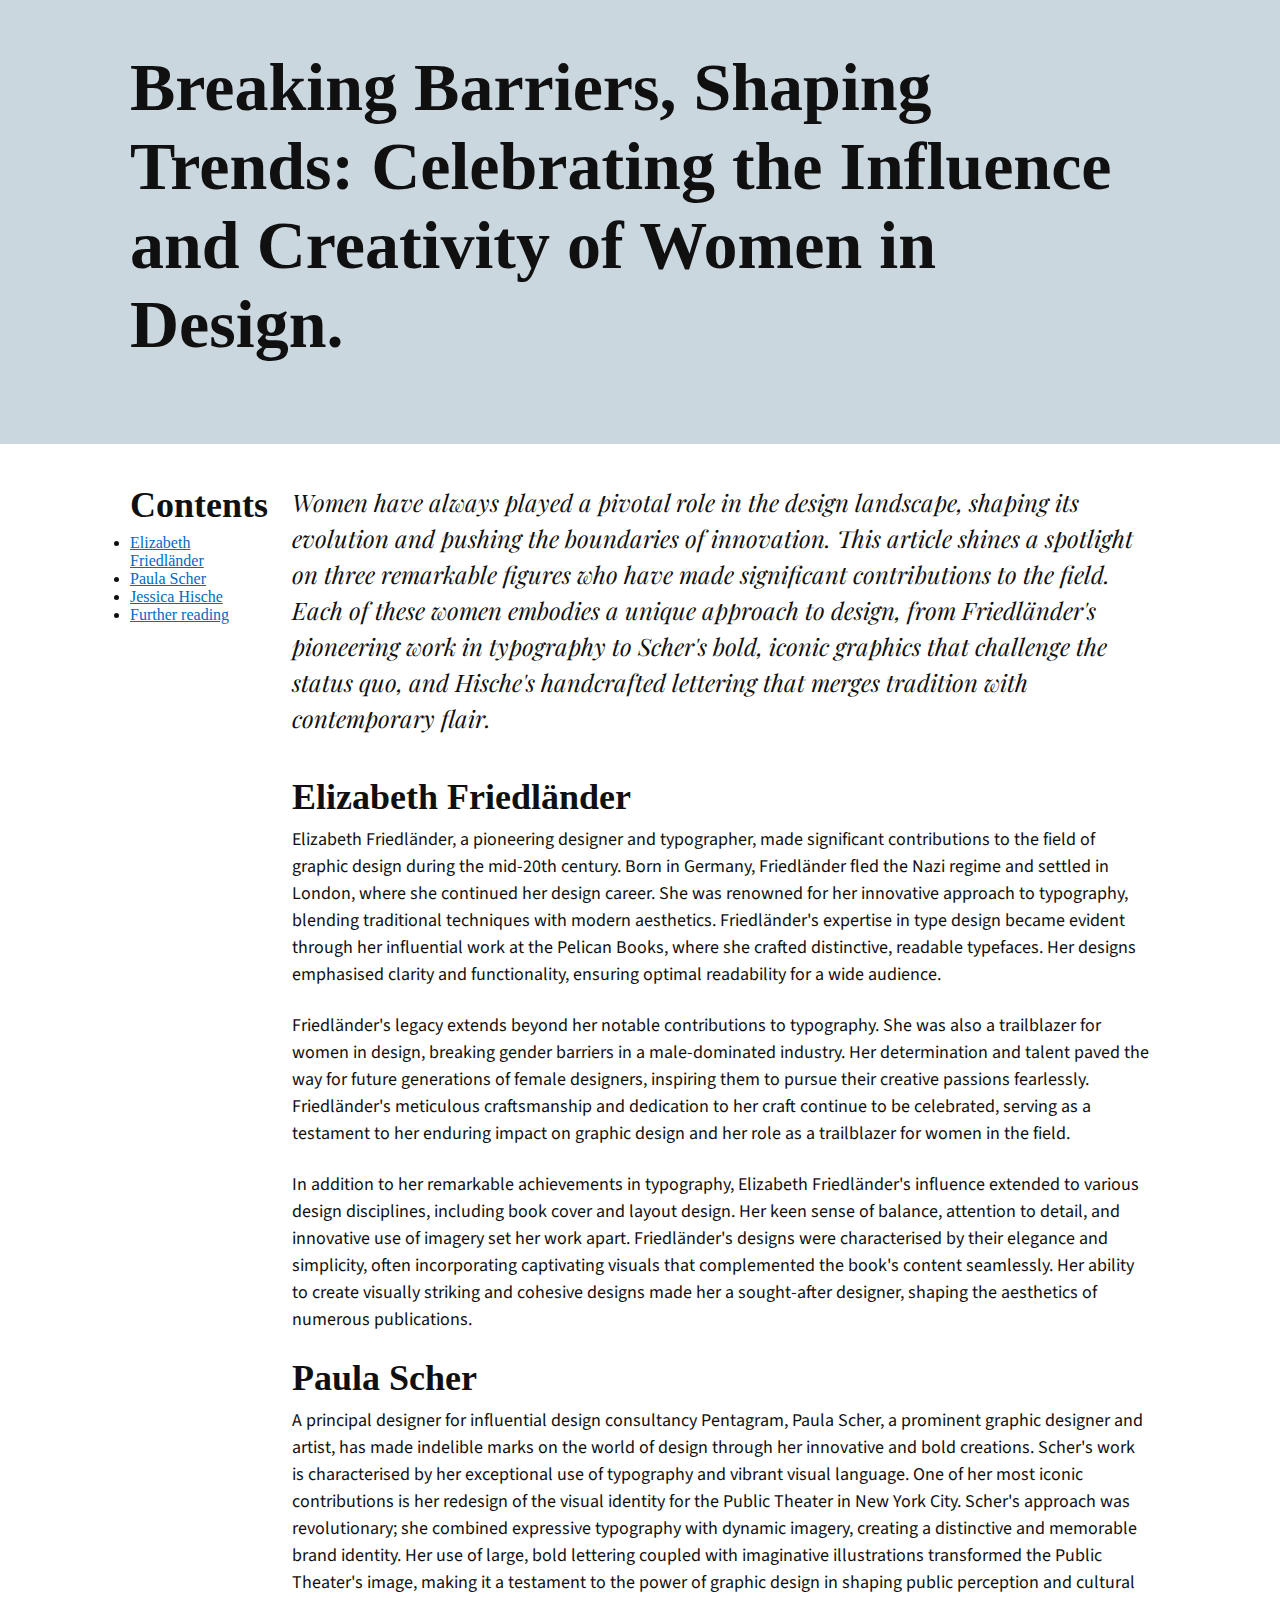
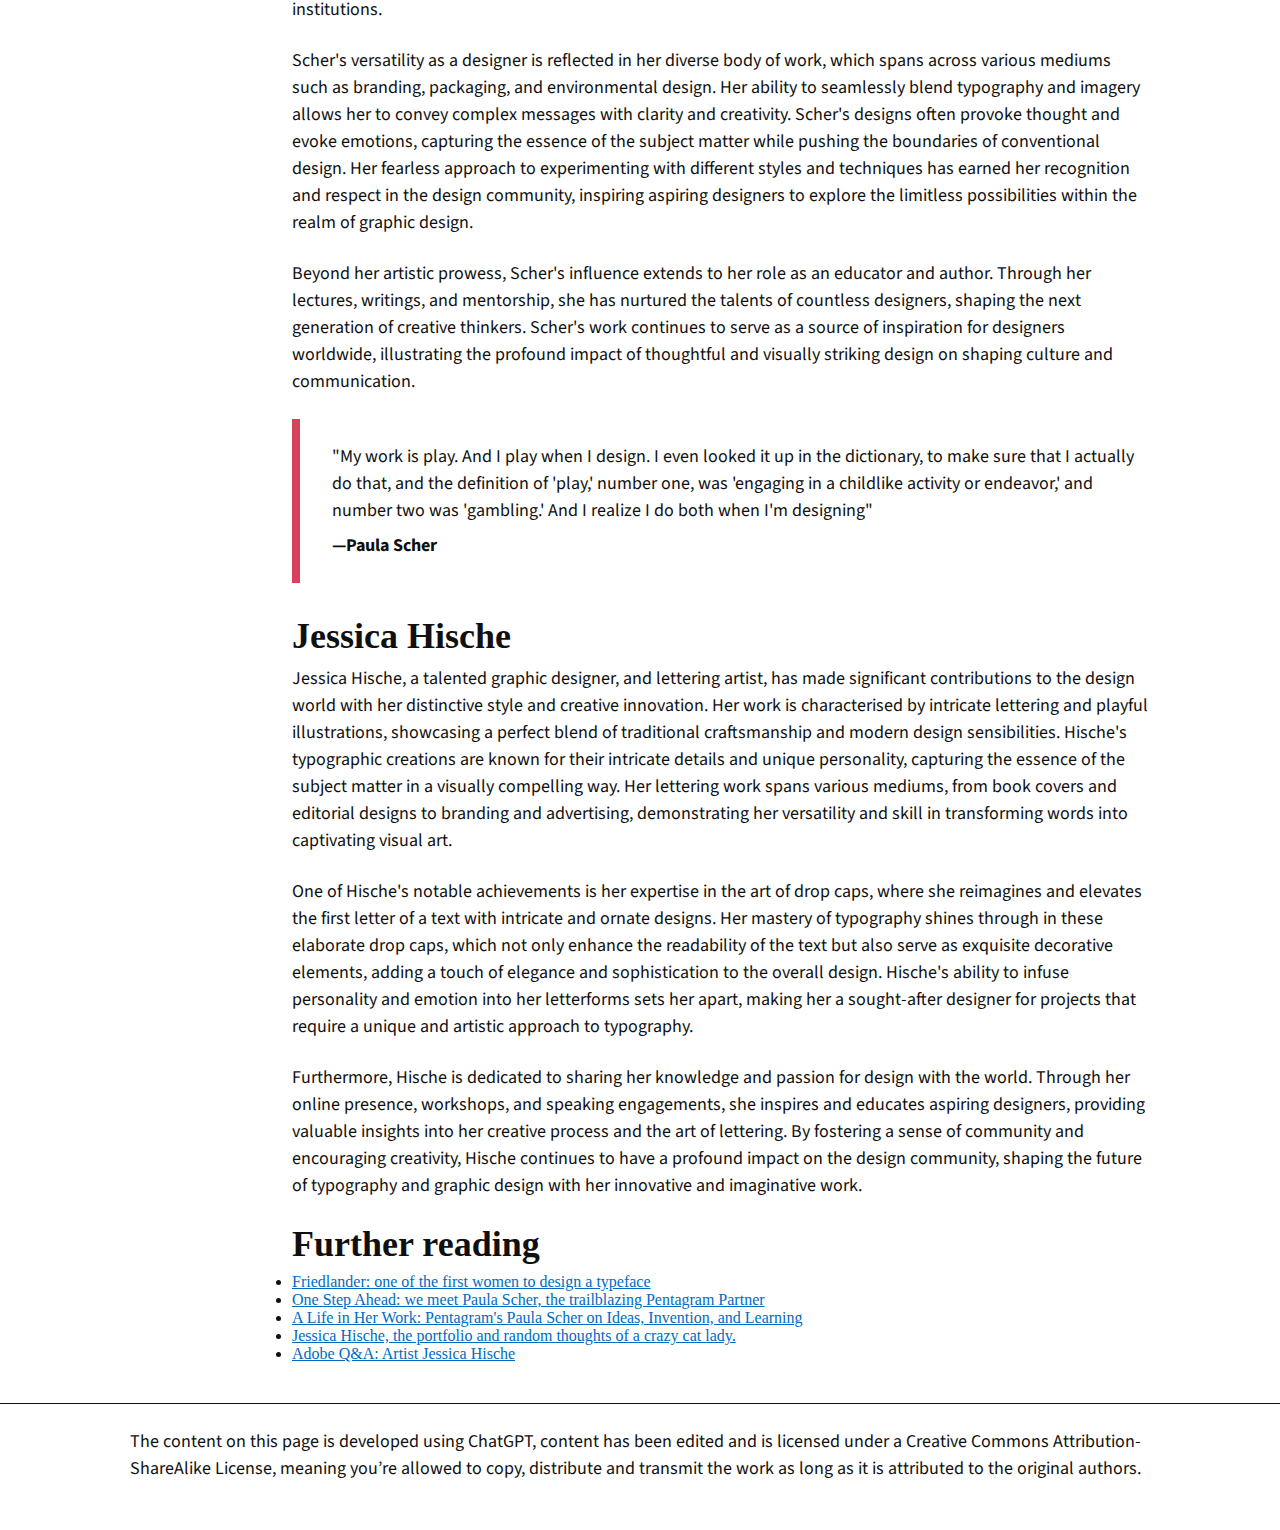
<file: index.html>
<!DOCTYPE html>
<html lang="en">

<head>
    <meta charset="UTF-8">
    <meta name="viewport" content="width=device-width, initial-scale=1.0">
    <title>UXD101 Introduction to HTML | Digital Design</title>
    <link href="CSS/women.css" rel="stylesheet" type="text/css">
</head>

<body>
    <main>
        <div class="colour-block">
            <div class="container">
                <h1>Breaking Barriers, Shaping Trends: Celebrating the Influence and Creativity of Women in Design.</h1>

            </div>
        </div>
        <div class="container grid">
            <div class="grid-col-third">
                <nav>
                    <h2>Contents</h2>
                    <ul>
                        <li><a href="#Elizabeth">Elizabeth Friedländer</a></li>
                        <li><a href="#Paula">Paula Scher</a></li>
                        <li><a href="#Jessica">Jessica Hische</a></li>
                        <li><a href="#further_reading">Further reading</a></li>
                    </ul>
                </nav>
            </div>
            <div class="grid-col-twoThirds">
                <p class="large">Women have always played a pivotal role in the design landscape, shaping its evolution
                    and pushing the
                    boundaries of innovation. This article shines a spotlight on three remarkable figures who have made
                    significant contributions to the field. Each of these women embodies a unique approach to design,
                    from
                    Friedländer's pioneering work in typography to Scher's bold, iconic graphics that challenge the
                    status quo,
                    and Hische's handcrafted lettering that merges tradition with contemporary flair.</p>



                <h2 id="Elizabeth">Elizabeth Friedländer</h2>

                <p>Elizabeth Friedländer, a pioneering designer and typographer, made significant contributions to the
                    field of
                    graphic design during the mid-20th century. Born in Germany, Friedländer fled the Nazi regime and
                    settled in
                    London, where she continued her design career. She was renowned for her innovative approach to
                    typography,
                    blending traditional techniques with modern aesthetics. Friedländer's expertise in type design
                    became
                    evident through her influential work at the Pelican Books, where she crafted distinctive, readable
                    typefaces. Her designs emphasised clarity and functionality, ensuring optimal readability for a wide
                    audience.</p>

                <p>Friedländer's legacy extends beyond her notable contributions to typography. She was also a
                    trailblazer for
                    women in design, breaking gender barriers in a male-dominated industry. Her determination and talent
                    paved
                    the way for future generations of female designers, inspiring them to pursue their creative passions
                    fearlessly. Friedländer's meticulous craftsmanship and dedication to her craft continue to be
                    celebrated,
                    serving as a testament to her enduring impact on graphic design and her role as a trailblazer for
                    women in
                    the field.</p>

                <p>In addition to her remarkable achievements in typography, Elizabeth Friedländer's influence extended
                    to
                    various design disciplines, including book cover and layout design. Her keen sense of balance,
                    attention to
                    detail, and innovative use of imagery set her work apart. Friedländer's designs were characterised
                    by their
                    elegance and simplicity, often incorporating captivating visuals that complemented the book's
                    content
                    seamlessly. Her ability to create visually striking and cohesive designs made her a sought-after
                    designer,
                    shaping the aesthetics of numerous publications.</p>



                <h2 id="Paula">Paula Scher</h2>

                <p>A principal designer for influential design consultancy Pentagram, Paula Scher, a prominent graphic
                    designer
                    and artist, has made indelible marks on the world of design through her innovative and bold
                    creations.
                    Scher's work is characterised by her exceptional use of typography and vibrant visual language. One
                    of her
                    most iconic contributions is her redesign of the visual identity for the Public Theater in New York
                    City.
                    Scher's approach was revolutionary; she combined expressive typography with dynamic imagery,
                    creating a
                    distinctive and memorable brand identity. Her use of large, bold lettering coupled with imaginative
                    illustrations transformed the Public Theater's image, making it a testament to the power of graphic
                    design
                    in shaping public perception and cultural institutions.</p>

                <p>Scher's versatility as a designer is reflected in her diverse body of work, which spans across
                    various
                    mediums such as branding, packaging, and environmental design. Her ability to seamlessly blend
                    typography
                    and imagery allows her to convey complex messages with clarity and creativity. Scher's designs often
                    provoke
                    thought and evoke emotions, capturing the essence of the subject matter while pushing the boundaries
                    of
                    conventional design. Her fearless approach to experimenting with different styles and techniques has
                    earned
                    her recognition and respect in the design community, inspiring aspiring designers to explore the
                    limitless
                    possibilities within the realm of graphic design.</p>

                <p>Beyond her artistic prowess, Scher's influence extends to her role as an educator and author. Through
                    her
                    lectures, writings, and mentorship, she has nurtured the talents of countless designers, shaping the
                    next
                    generation of creative thinkers. Scher's work continues to serve as a source of inspiration for
                    designers
                    worldwide, illustrating the profound impact of thoughtful and visually striking design on shaping
                    culture
                    and communication.</p>

                <figure class="quote">
                    <blockquote>
                        <p>"My work is play. And I play when I design. I even looked it up in the dictionary, to make
                            sure that
                            I actually do that, and the definition of 'play,' number one, was 'engaging in a childlike
                            activity
                            or endeavor,' and number two was 'gambling.' And I realize I do both when I'm designing"</p>
                    </blockquote>
                    <figcaption>
                        <p>—Paula Scher</p>
                    </figcaption>

                </figure>

                <h2 id="Jessica">Jessica Hische</h2>

                <p>Jessica Hische, a talented graphic designer, and lettering artist, has made significant contributions
                    to the
                    design world with her distinctive style and creative innovation. Her work is characterised by
                    intricate
                    lettering and playful illustrations, showcasing a perfect blend of traditional craftsmanship and
                    modern
                    design sensibilities. Hische's typographic creations are known for their intricate details and
                    unique
                    personality, capturing the essence of the subject matter in a visually compelling way. Her lettering
                    work
                    spans various mediums, from book covers and editorial designs to branding and advertising,
                    demonstrating her
                    versatility and skill in transforming words into captivating visual art.</p>

                <p>One of Hische's notable achievements is her expertise in the art of drop caps, where she reimagines
                    and
                    elevates the first letter of a text with intricate and ornate designs. Her mastery of typography
                    shines
                    through in these elaborate drop caps, which not only enhance the readability of the text but also
                    serve as
                    exquisite decorative elements, adding a touch of elegance and sophistication to the overall design.
                    Hische's
                    ability to infuse personality and emotion into her letterforms sets her apart, making her a
                    sought-after
                    designer for projects that require a unique and artistic approach to typography.</p>

                <p>Furthermore, Hische is dedicated to sharing her knowledge and passion for design with the world.
                    Through her
                    online presence, workshops, and speaking engagements, she inspires and educates aspiring designers,
                    providing valuable insights into her creative process and the art of lettering. By fostering a sense
                    of
                    community and encouraging creativity, Hische continues to have a profound impact on the design
                    community,
                    shaping the future of typography and graphic design with her innovative and imaginative work.</p>



                <h2 id="further_reading">Further reading</h2>
                <ul>
                    <li><a
                            href="https://www.itsnicethat.com/features/elizabethfriedlander-graphicdesign-internationalwomensday-080318">Friedlander:
                            one of the first women to design a typeface</a></li>

                    <li><a href="https://www.itsnicethat.com/features/paula-scher-graphic-design-151117">One Step Ahead:
                            we meet
                            Paula Scher, the trailblazing Pentagram Partner</a></li>

                    <li><a href="https://www.madamearchitect.org/interviews/2020/7/16/paula-scher">A Life in Her Work:
                            Pentagram's Paula Scher on Ideas, Invention, and Learning</a></li>

                    <li><a href="https://jessicahische.is/awesome">Jessica Hische, the portfolio and random thoughts of
                            a crazy
                            cat lady.</a></li>

                    <li><a href="https://creativecloud.adobe.com/discover/article/q-and-a-artist-jessica-hische">Adobe
                            Q&A:
                            Artist Jessica Hische</a></li>
                </ul>
            </div>
        </div>
    </main>
    <footer>
<div class="container">
        <p>The content on this page is developed using ChatGPT, content has been edited and is licensed under a Creative
            Commons Attribution-ShareAlike License, meaning you’re allowed to copy, distribute and transmit the work as
            long as it is attributed to the original authors. </p>
</div>
    </footer>
</body>

</html>
</file>
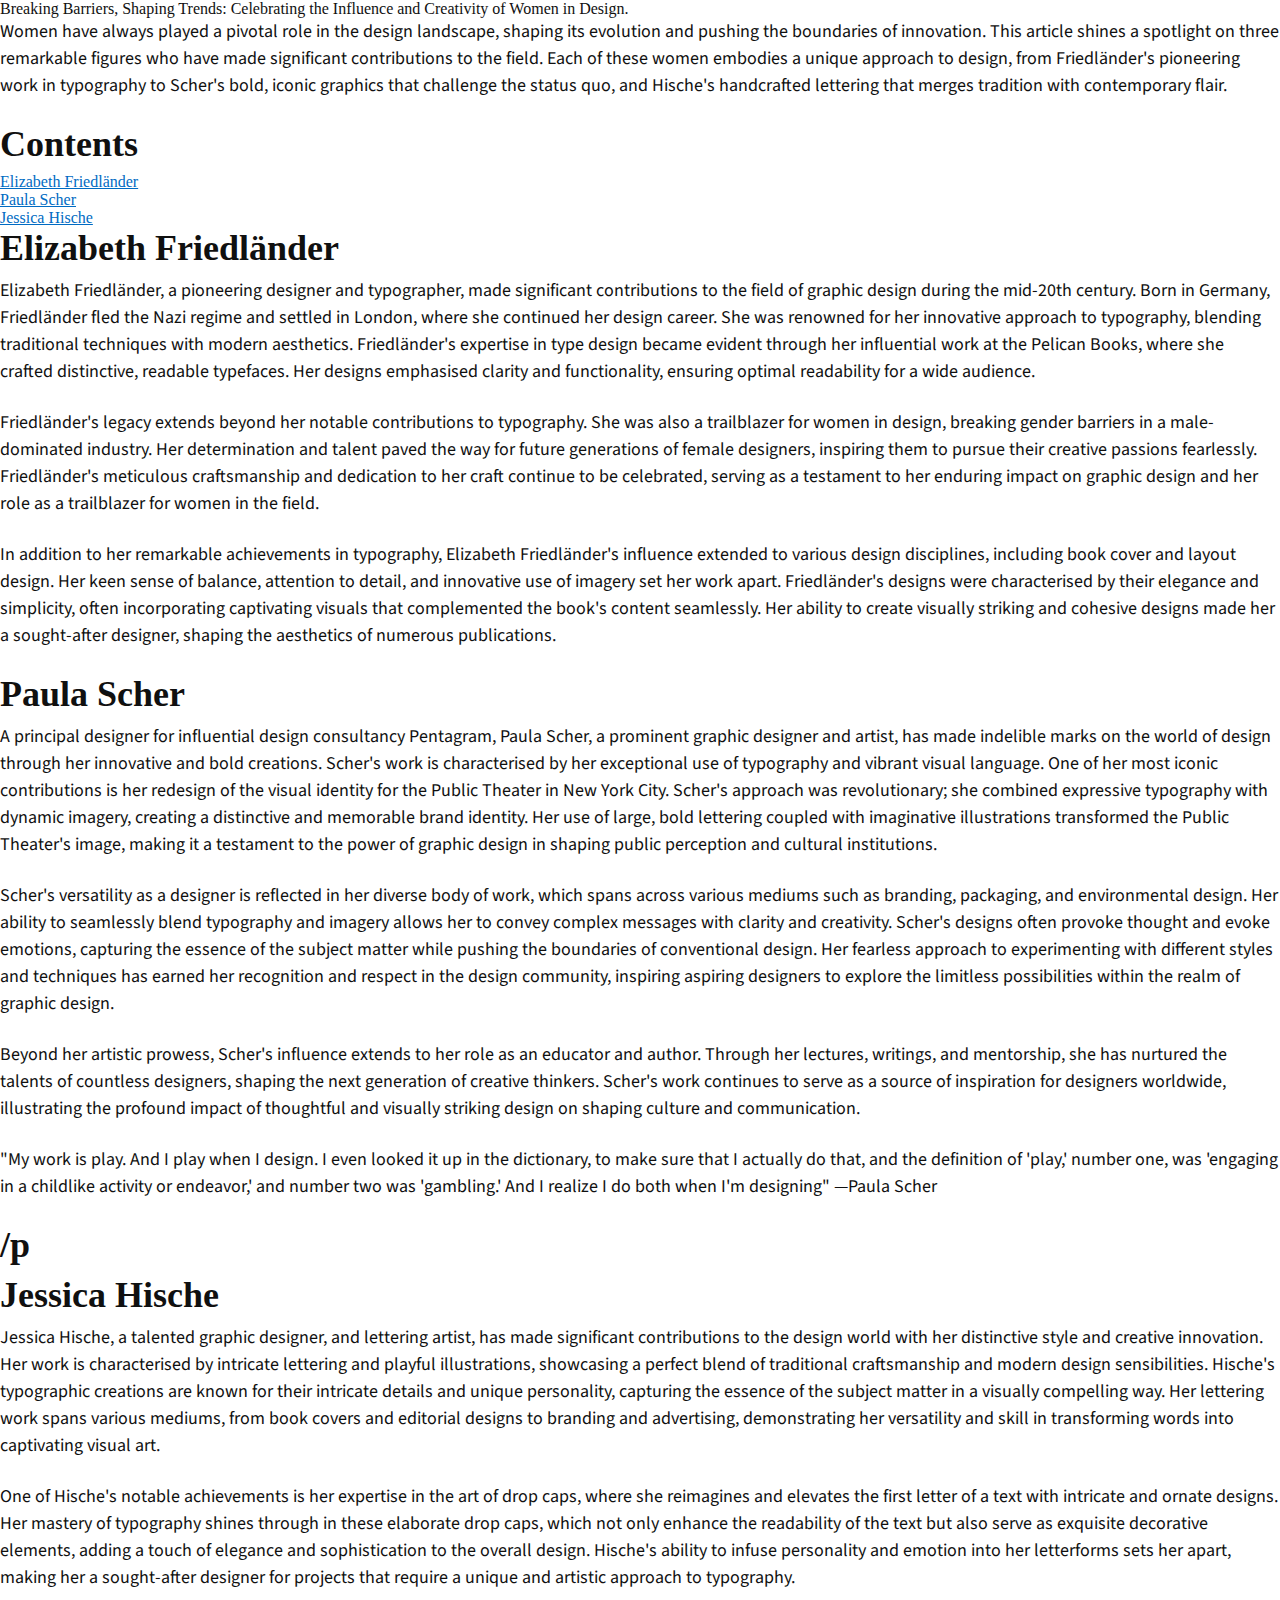
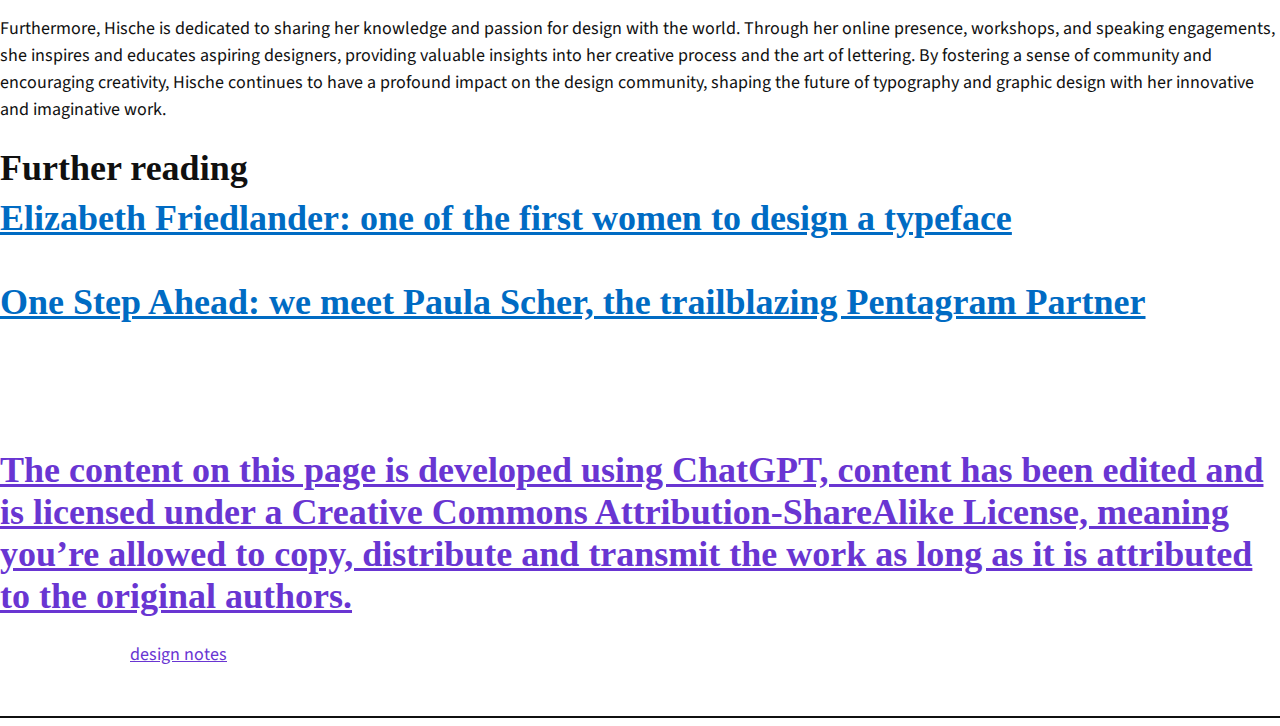
<file: test.html>
<!DOCTYPE html>
<html lang="en">
<head>
    <meta charset="UTF-8">
    <meta name="viewport" content="width=device-width, initial-scale=1.0">
    <title>Document</title>
    <link href="/CSS/women.css" type="text/css" rel="stylesheet">
</head>
<body>
    Breaking Barriers, Shaping Trends: Celebrating the Influence and Creativity of Women in Design.

    <p>Women have always played a pivotal role in the design landscape, shaping its evolution and pushing the boundaries of innovation. This article shines a spotlight on three remarkable figures who have made significant contributions to the field. Each of these women embodies a unique approach to design, from Friedländer's pioneering work in typography to Scher's bold, iconic graphics that challenge the status quo, and Hische's handcrafted lettering that merges tradition with contemporary flair.<p>
    
    <h2>Contents</h2>
    <ul>
          <li><a href="#Elizebeth">Elizabeth Friedländer</a></li>
          <li><a href="#Paula">Paula Scher</a></li>
          <li><a href="#Jessica">Jessica Hische</a></li>
          </ul>


   <h2 id="Elizabeth">Elizabeth Friedländer</h2>
   
    
   <p> Elizabeth Friedländer, a pioneering designer and typographer, made significant contributions to the field of graphic design during the mid-20th century. Born in Germany, Friedländer fled the Nazi regime and settled in London, where she continued her design career. She was renowned for her innovative approach to typography, blending traditional techniques with modern aesthetics. Friedländer's expertise in type design became evident through her influential work at the Pelican Books, where she crafted distinctive, readable typefaces. Her designs emphasised clarity and functionality, ensuring optimal readability for a wide audience.<p>
    
   <p>Friedländer's legacy extends beyond her notable contributions to typography. She was also a trailblazer for women in design, breaking gender barriers in a male-dominated industry. Her determination and talent paved the way for future generations of female designers, inspiring them to pursue their creative passions fearlessly. Friedländer's meticulous craftsmanship and dedication to her craft continue to be celebrated, serving as a testament to her enduring impact on graphic design and her role as a trailblazer for women in the field.<p>
    
   <p> In addition to her remarkable achievements in typography, Elizabeth Friedländer's influence extended to various design disciplines, including book cover and layout design. Her keen sense of balance, attention to detail, and innovative use of imagery set her work apart. Friedländer's designs were characterised by their elegance and simplicity, often incorporating captivating visuals that complemented the book's content seamlessly. Her ability to create visually striking and cohesive designs made her a sought-after designer, shaping the aesthetics of numerous publications.<p>
    
    
    
  <h2> Paula Scher <h2>
    
    <p>A principal designer for influential design consultancy Pentagram, Paula Scher, a prominent graphic designer and artist, has made indelible marks on the world of design through her innovative and bold creations. Scher's work is characterised by her exceptional use of typography and vibrant visual language. One of her most iconic contributions is her redesign of the visual identity for the Public Theater in New York City. Scher's approach was revolutionary; she combined expressive typography with dynamic imagery, creating a distinctive and memorable brand identity. Her use of large, bold lettering coupled with imaginative illustrations transformed the Public Theater's image, making it a testament to the power of graphic design in shaping public perception and cultural institutions.<p>
    
    <p>Scher's versatility as a designer is reflected in her diverse body of work, which spans across various mediums such as branding, packaging, and environmental design. Her ability to seamlessly blend typography and imagery allows her to convey complex messages with clarity and creativity. Scher's designs often provoke thought and evoke emotions, capturing the essence of the subject matter while pushing the boundaries of conventional design. Her fearless approach to experimenting with different styles and techniques has earned her recognition and respect in the design community, inspiring aspiring designers to explore the limitless possibilities within the realm of graphic design.<p>
    
    <p>Beyond her artistic prowess, Scher's influence extends to her role as an educator and author. Through her lectures, writings, and mentorship, she has nurtured the talents of countless designers, shaping the next generation of creative thinkers. Scher's work continues to serve as a source of inspiration for designers worldwide, illustrating the profound impact of thoughtful and visually striking design on shaping culture and communication.<p>
    
    <p>"My work is play. And I play when I design. I even looked it up in the dictionary, to make sure that I actually do that, and the definition of 'play,' number one, was 'engaging in a childlike activity or endeavor,' and number two was 'gambling.' And I realize I do both when I'm designing"
    
    —Paula Scher<p>
    
        <figure>
     <blockquote>
     <figcaption>
     <p- Paula Scher >/p
        </figure>
    
    
    <h2> Jessica Hische <h2>
    
   <p> Jessica Hische, a talented graphic designer, and lettering artist, has made significant contributions to the design world with her distinctive style and creative innovation. Her work is characterised by intricate lettering and playful illustrations, showcasing a perfect blend of traditional craftsmanship and modern design sensibilities. Hische's typographic creations are known for their intricate details and unique personality, capturing the essence of the subject matter in a visually compelling way. Her lettering work spans various mediums, from book covers and editorial designs to branding and advertising, demonstrating her versatility and skill in transforming words into captivating visual art.<P>
    
    <p>One of Hische's notable achievements is her expertise in the art of drop caps, where she reimagines and elevates the first letter of a text with intricate and ornate designs. Her mastery of typography shines through in these elaborate drop caps, which not only enhance the readability of the text but also serve as exquisite decorative elements, adding a touch of elegance and sophistication to the overall design. Hische's ability to infuse personality and emotion into her letterforms sets her apart, making her a sought-after designer for projects that require a unique and artistic approach to typography.<p>
    
   <p> Furthermore, Hische is dedicated to sharing her knowledge and passion for design with the world. Through her online presence, workshops, and speaking engagements, she inspires and educates aspiring designers, providing valuable insights into her creative process and the art of lettering. By fostering a sense of community and encouraging creativity, Hische continues to have a profound impact on the design community, shaping the future of typography and graphic design with her innovative and imaginative work.<p>
    
    
    
    <h2> Further reading <h2>
    <ul>
 <li><a href="https://www.itsnicethat.com/features/elizabethfriedlander-graphicdesign-internationalwomensday-080318"> Elizabeth Friedlander: one of the first women to design a typeface</a> <li>

  <li><a href="https://www.itsnicethat.com/features/paula-scher-graphic-design-151117">  One Step Ahead: we meet Paula Scher, the trailblazing Pentagram Partner <li>
    
  <li><a  A Life in Her Work: Pentagrams Paula Scher on Ideas, Invention, and Learning (https://www.madamearchitect.org/interviews/2020/7/16/paula-scher) <li>
    
  <li><a  Jessica Hische, the portfolio and random thoughts of a crazy cat lady. (https://jessicahische.is/awesome) <li>
    
 <li><a href=""  Adobe Q&A: Artist Jessica Hische (https://creativecloud.adobe.com/discover/article/q-and-a-artist-jessica-hische) <li> 
    
   The content on this page is developed using ChatGPT, content has been edited and is licensed under a Creative Commons Attribution-ShareAlike License, meaning you’re allowed to copy, distribute and transmit the work as long as it is attributed to the original authors. 

</body>
</html>
<header>
    <div class="container">
    <p>design notes</p>
    </div>
    </header>
</file>
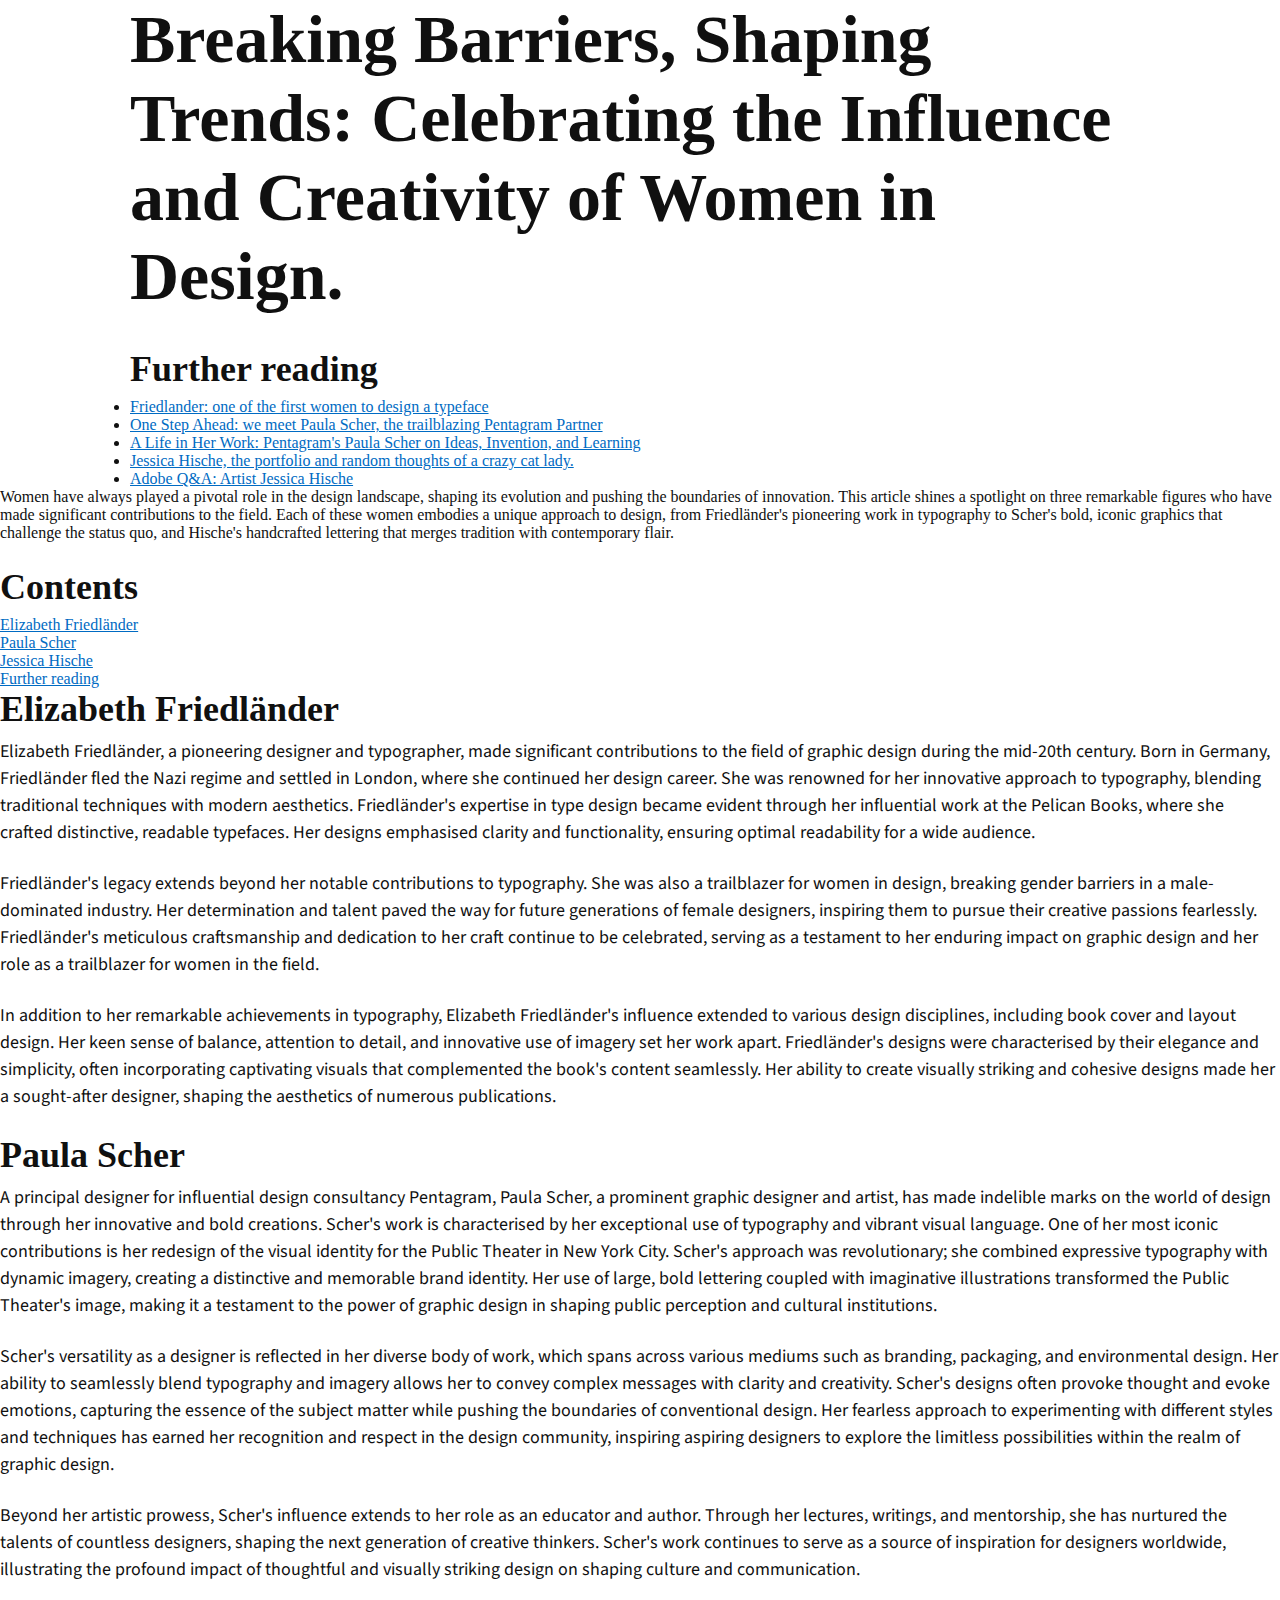
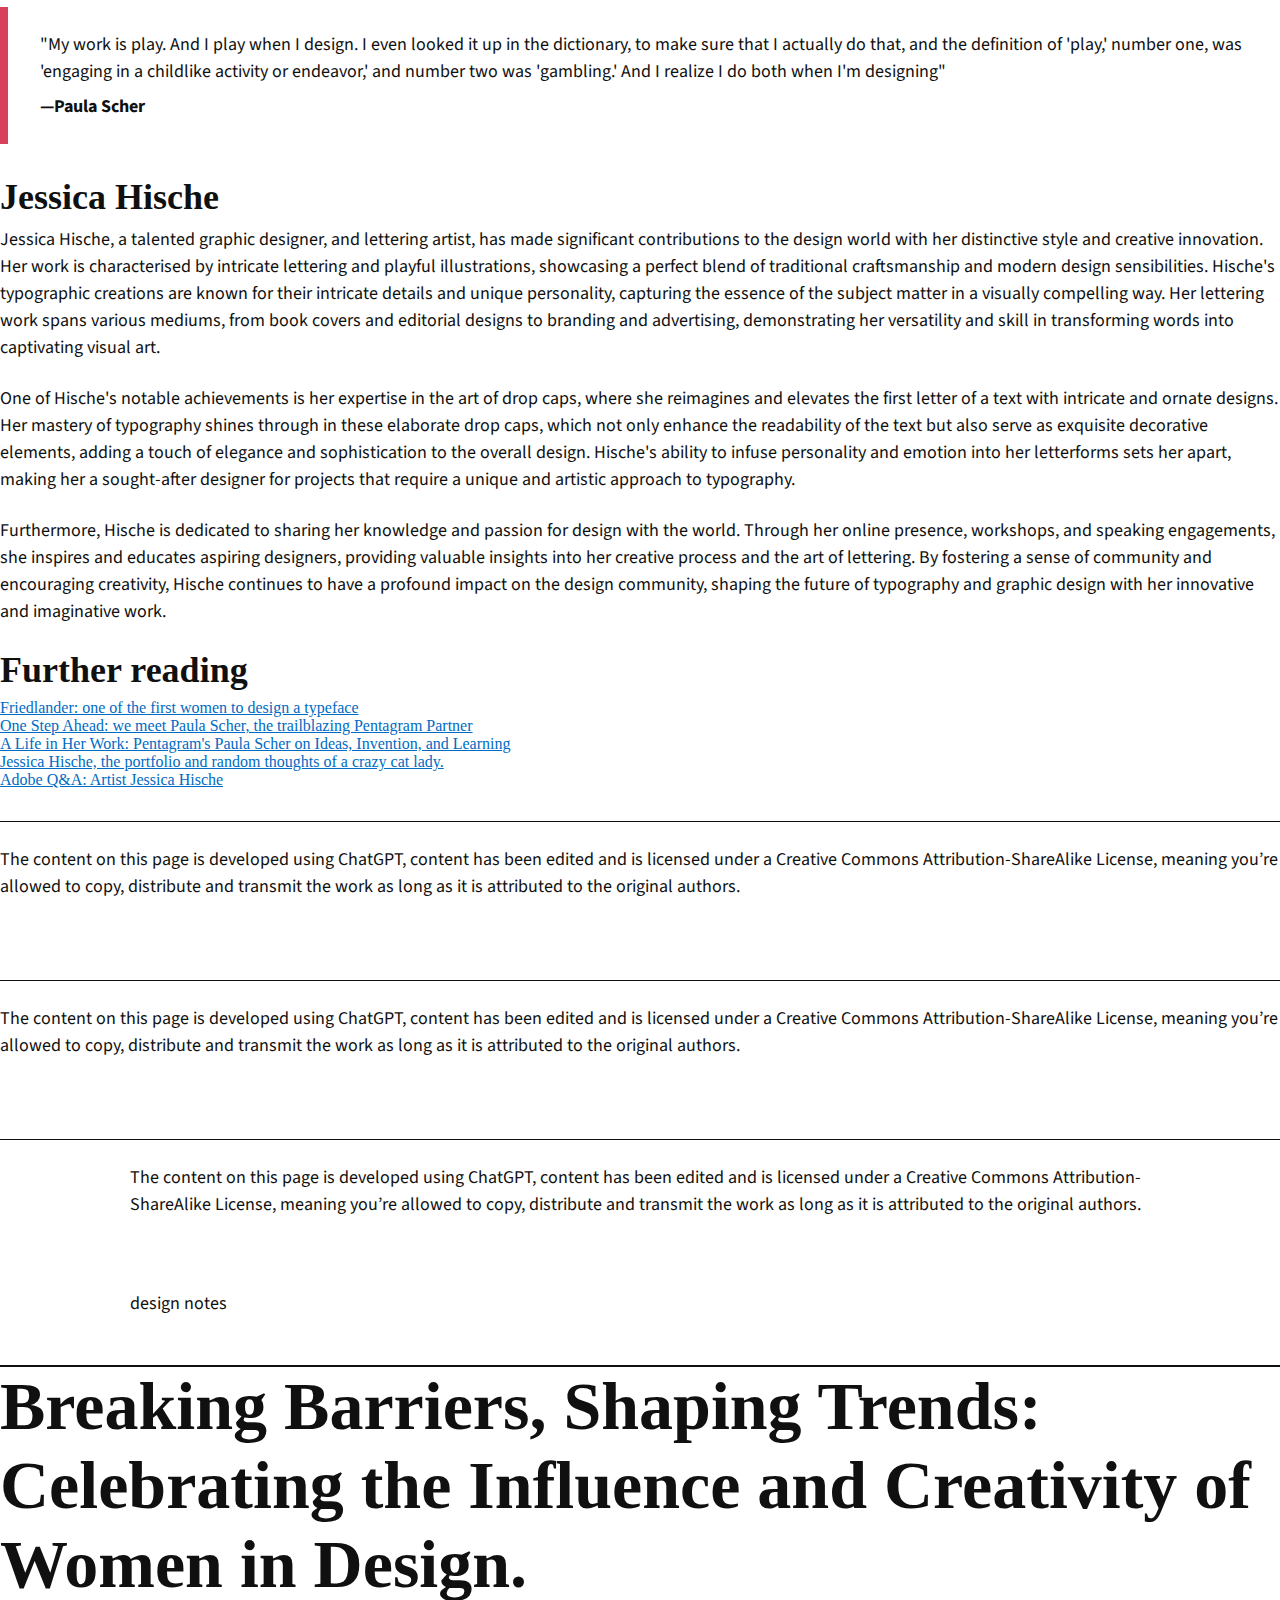
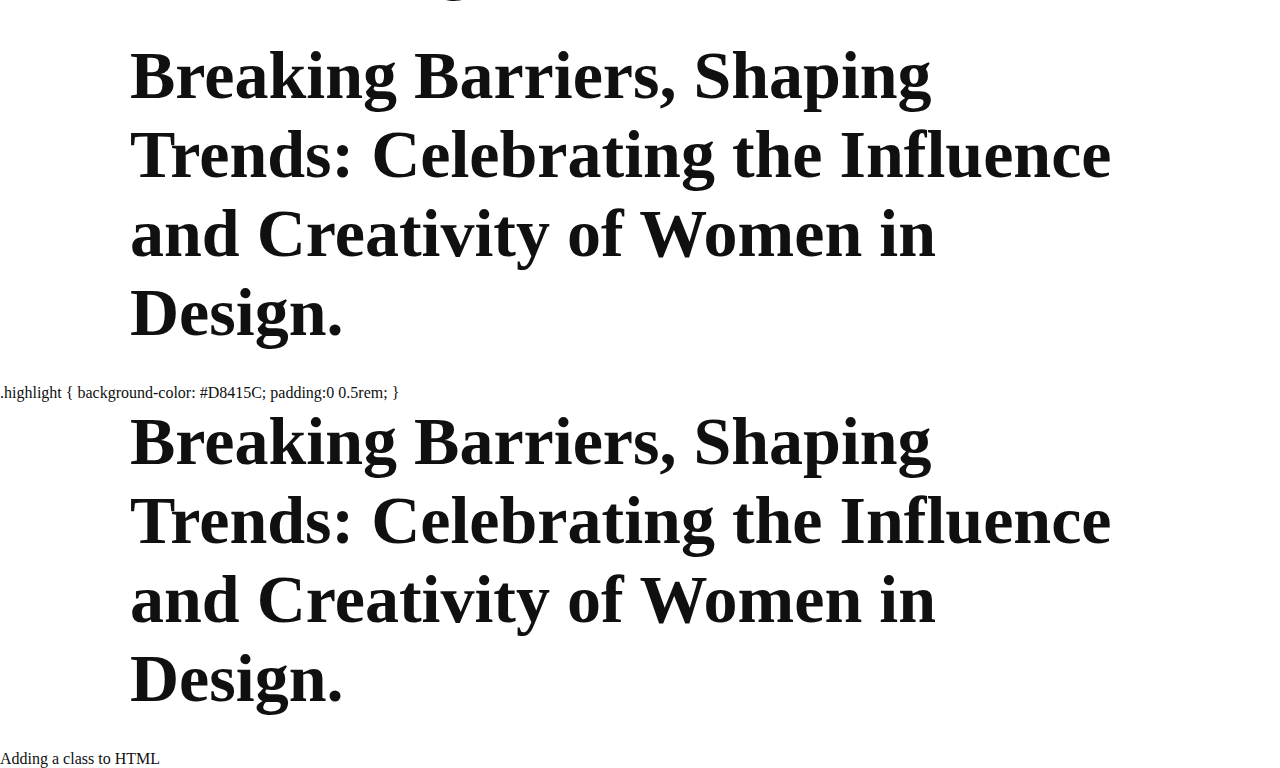
<file: women-HTML.html>
<!DOCTYPE html>
<html lang="en">

<head>
    <meta charset="UTF-8">
    <meta name="viewport" content="width=device-width, initial-scale=1.0">
    <title>UXD101 Introduction to HTML | Digital Design</title>
    <link href="/CSS/women.css"  rel="stylesheet" type="text/css">
</head>

<body>
    <main class="container">
        <h1>Breaking Barriers, Shaping Trends: Celebrating the Influence and Creativity of Women in Design.</h1>
        <h2 id="further_reading">Further reading</h2>
        <ul>
        <li><a href="https://www.itsnicethat.com/features/elizabethfriedlander-graphicdesign-
        internationalwomensday-080318">Friedlander: one of the first women to design a typeface</a></li>
        <li><a href="https://www.itsnicethat.com/features/paula-scher-graphic-design-151117">One Step Ahead: we
        meet Paula Scher, the trailblazing Pentagram Partner</a></li>
        <li><a href="https://www.madamearchitect.org/interviews/2020/7/16/paula-scher">A Life in Her Work:
        Pentagram's Paula Scher on Ideas, Invention, and Learning</a></li>
        <li><a href="https://jessicahische.is/awesome">Jessica Hische, the portfolio and random thoughts of a
        crazy cat lady.</a></li>
        <li><a href=“https://creativecloud.adobe.com/discover/article/q-and-a-artist-jessica-hische">Adobe
        Q&amp;A: Artist Jessica Hische</a></li>
        </ul>
        </div>
        </div>
        </main
        p>Women have always played a pivotal role in the design landscape, shaping its evolution and pushing the
            boundaries of innovation. This article shines a spotlight on three remarkable figures who have made
            significant contributions to the field. Each of these women embodies a unique approach to design, from
            Friedländer's pioneering work in typography to Scher's bold, iconic graphics that challenge the status quo,
            and Hische's handcrafted lettering that merges tradition with contemporary flair.</p>
        <nav>
            
            <h2>Contents</h2>
            <ul>
                <li><a href="#Elizabeth">Elizabeth Friedländer</a></li>
                <li><a href="#Paula">Paula Scher</a></li>
                <li><a href="#Jessica">Jessica Hische</a></li>
                <li><a href="#further_reading">Further reading</a></li>
            </ul>
        </nav>
    

        <h2 id="Elizabeth">Elizabeth Friedländer</h2>

        <p>Elizabeth Friedländer, a pioneering designer and typographer, made significant contributions to the field of
            graphic design during the mid-20th century. Born in Germany, Friedländer fled the Nazi regime and settled in
            London, where she continued her design career. She was renowned for her innovative approach to typography,
            blending traditional techniques with modern aesthetics. Friedländer's expertise in type design became
            evident through her influential work at the Pelican Books, where she crafted distinctive, readable
            typefaces. Her designs emphasised clarity and functionality, ensuring optimal readability for a wide
            audience.</p>

        <p>Friedländer's legacy extends beyond her notable contributions to typography. She was also a trailblazer for
            women in design, breaking gender barriers in a male-dominated industry. Her determination and talent paved
            the way for future generations of female designers, inspiring them to pursue their creative passions
            fearlessly. Friedländer's meticulous craftsmanship and dedication to her craft continue to be celebrated,
            serving as a testament to her enduring impact on graphic design and her role as a trailblazer for women in
            the field.</p>

        <p>In addition to her remarkable achievements in typography, Elizabeth Friedländer's influence extended to
            various design disciplines, including book cover and layout design. Her keen sense of balance, attention to
            detail, and innovative use of imagery set her work apart. Friedländer's designs were characterised by their
            elegance and simplicity, often incorporating captivating visuals that complemented the book's content
            seamlessly. Her ability to create visually striking and cohesive designs made her a sought-after designer,
            shaping the aesthetics of numerous publications.</p>



        <h2 id="Paula">Paula Scher</h2>

        <p>A principal designer for influential design consultancy Pentagram, Paula Scher, a prominent graphic designer
            and artist, has made indelible marks on the world of design through her innovative and bold creations.
            Scher's work is characterised by her exceptional use of typography and vibrant visual language. One of her
            most iconic contributions is her redesign of the visual identity for the Public Theater in New York City.
            Scher's approach was revolutionary; she combined expressive typography with dynamic imagery, creating a
            distinctive and memorable brand identity. Her use of large, bold lettering coupled with imaginative
            illustrations transformed the Public Theater's image, making it a testament to the power of graphic design
            in shaping public perception and cultural institutions.</p>

        <p>Scher's versatility as a designer is reflected in her diverse body of work, which spans across various
            mediums such as branding, packaging, and environmental design. Her ability to seamlessly blend typography
            and imagery allows her to convey complex messages with clarity and creativity. Scher's designs often provoke
            thought and evoke emotions, capturing the essence of the subject matter while pushing the boundaries of
            conventional design. Her fearless approach to experimenting with different styles and techniques has earned
            her recognition and respect in the design community, inspiring aspiring designers to explore the limitless
            possibilities within the realm of graphic design.</p>

        <p>Beyond her artistic prowess, Scher's influence extends to her role as an educator and author. Through her
            lectures, writings, and mentorship, she has nurtured the talents of countless designers, shaping the next
            generation of creative thinkers. Scher's work continues to serve as a source of inspiration for designers
            worldwide, illustrating the profound impact of thoughtful and visually striking design on shaping culture
            and communication.</p>

        <figure class="quote">
            <blockquote>
                <p>"My work is play. And I play when I design. I even looked it up in the dictionary, to make sure that
                    I actually do that, and the definition of 'play,' number one, was 'engaging in a childlike activity
                    or endeavor,' and number two was 'gambling.' And I realize I do both when I'm designing"</p>
            </blockquote>
            <figcaption>
                <p>—Paula Scher</p>
            </figcaption>

        </figure>

        <h2 id="Jessica">Jessica Hische</h2>

        <p>Jessica Hische, a talented graphic designer, and lettering artist, has made significant contributions to the
            design world with her distinctive style and creative innovation. Her work is characterised by intricate
            lettering and playful illustrations, showcasing a perfect blend of traditional craftsmanship and modern
            design sensibilities. Hische's typographic creations are known for their intricate details and unique
            personality, capturing the essence of the subject matter in a visually compelling way. Her lettering work
            spans various mediums, from book covers and editorial designs to branding and advertising, demonstrating her
            versatility and skill in transforming words into captivating visual art.</p>

        <p>One of Hische's notable achievements is her expertise in the art of drop caps, where she reimagines and
            elevates the first letter of a text with intricate and ornate designs. Her mastery of typography shines
            through in these elaborate drop caps, which not only enhance the readability of the text but also serve as
            exquisite decorative elements, adding a touch of elegance and sophistication to the overall design. Hische's
            ability to infuse personality and emotion into her letterforms sets her apart, making her a sought-after
            designer for projects that require a unique and artistic approach to typography.</p>

        <p>Furthermore, Hische is dedicated to sharing her knowledge and passion for design with the world. Through her
            online presence, workshops, and speaking engagements, she inspires and educates aspiring designers,
            providing valuable insights into her creative process and the art of lettering. By fostering a sense of
            community and encouraging creativity, Hische continues to have a profound impact on the design community,
            shaping the future of typography and graphic design with her innovative and imaginative work.</p>



        <h2 id="further_reading">Further reading</h2>
        <ul>
            <li><a
                    href="https://www.itsnicethat.com/features/elizabethfriedlander-graphicdesign-internationalwomensday-080318">Friedlander:
                    one of the first women to design a typeface</a></li>

            <li><a href="https://www.itsnicethat.com/features/paula-scher-graphic-design-151117">One Step Ahead: we meet
                    Paula Scher, the trailblazing Pentagram Partner</a></li>

            <li><a href="https://www.madamearchitect.org/interviews/2020/7/16/paula-scher">A Life in Her Work:
                    Pentagram's Paula Scher on Ideas, Invention, and Learning</a></li>

            <li><a href="https://jessicahische.is/awesome">Jessica Hische, the portfolio and random thoughts of a crazy
                    cat lady.</a></li>

            <li><a href="https://creativecloud.adobe.com/discover/article/q-and-a-artist-jessica-hische">Adobe Q&A:
                    Artist Jessica Hische</a></li>
        </ul>
        </div>
    </main>
    <footer>

        <p>The content on this page is developed using ChatGPT, content has been edited and is licensed under a Creative
            Commons Attribution-ShareAlike License, meaning you’re allowed to copy, distribute and transmit the work as
            long as it is attributed to the original authors. </p>

    </footer>
</body>

</html>

<footer>
    <p>The content on this page is developed using ChatGPT, content has been
    edited and is licensed under a Creative Commons Attribution-ShareAlike
    License, meaning you’re allowed to copy, distribute and transmit the work
    as long as it is attributed to the original authors.</p>
    </footer>

    <footer>
        <div class="container">
        <p>The content on this page is developed using ChatGPT, content has been
        edited and is licensed under a Creative Commons Attribution-ShareAlike
        License, meaning you’re allowed to copy, distribute and transmit the work
        as long as it is attributed to the original authors.</p>
        </div>
        </footer>
        <header>
        <div class="container">
        <p class=“logo”>design notes</p>
        </div>
        </header>
        <div class=“colour-block">
            <h1 >Breaking Barriers, Shaping Trends: Celebrating the Influence and
            Creativity of Women in Design.</h1>
            </div>
        <div class=“colour-block">
<div class="container">
<h1 >Breaking Barriers, Shaping Trends: Celebrating the Influence and
Creativity of Women in Design.</h1>
</div>
</div>
.highlight {
    background-color: #D8415C;
    padding:0 0.5rem;
    }
    <div class=“colour-block">
        <div class="container">
        <h1 >Breaking Barriers, Shaping Trends: Celebrating the Influence and
        Creativity of <span class="highlight">Women in Design.</span></h1>
        </div>
        </div>
        Adding a class to HTML
</file>
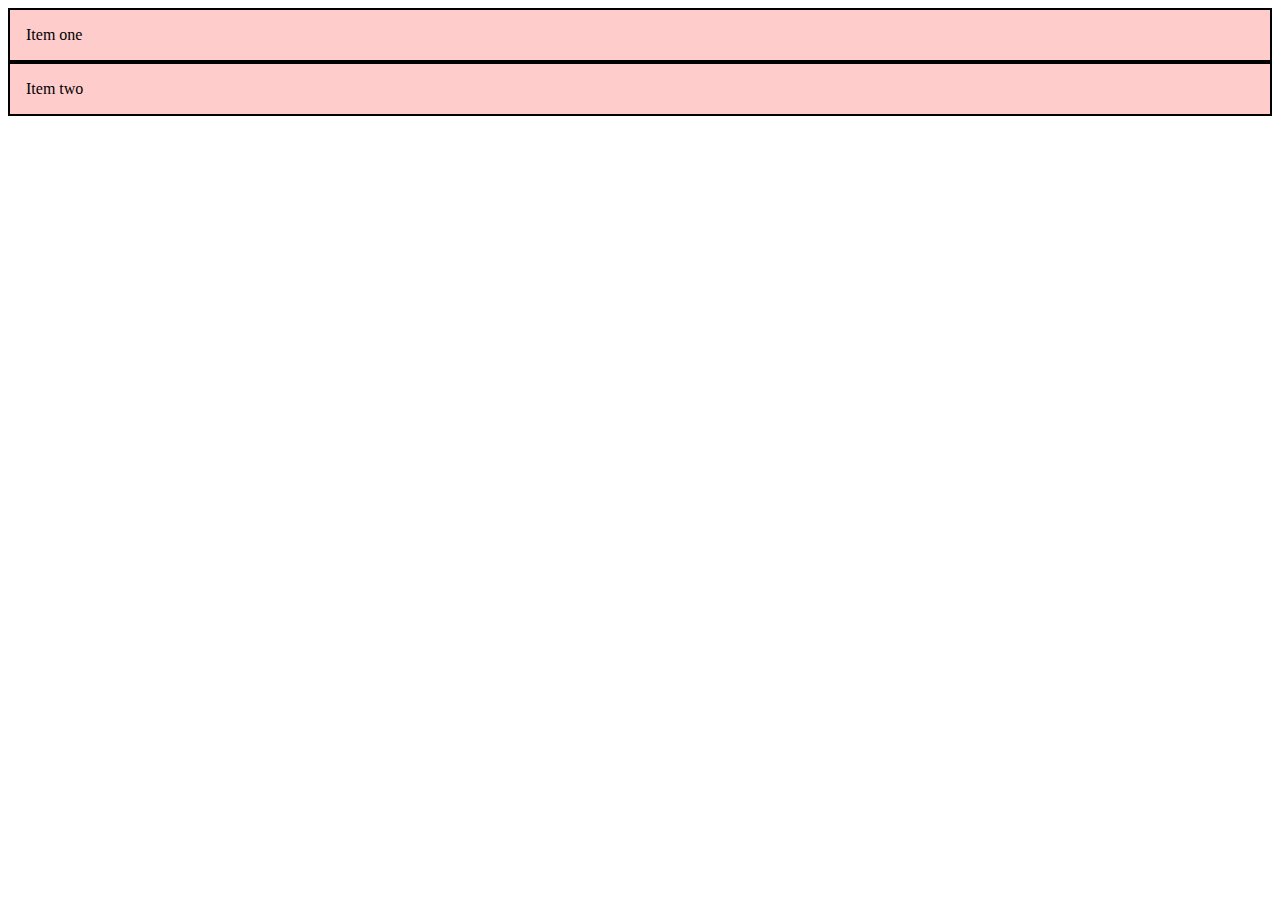
<file: CSS/flexdemo.html>
<!DOCTYPE html>
<html lang="en">
<head>
    <meta charset="UTF-8">
    <meta name="viewport" content="width=device-width, initial-scale=1.0">
    <title>Document</title>
<style>

.grid{
  background-color: #cccccc;
  padding: 1rem;
  display:flex;
  flex-direction: row;
  gap:24px;
}

/* CSS grids column widths */
.grid-col-third {
flex-basis: 33.33%;
}
.grid-col-twoThirds {
flex-basis: 66.66%;
}

<div class="container grid">
<div class="grid-col-third">
<nav>
<h2>Contents</h2>
<ul>
<li><a href="#Elizabeth">Elizabeth Friedländer</a></li>
<li><a href="#Paula">Paula Scher</a></li>
<li><a href="#Jessica">Jessica Hische</a></li>
<li><a href="#further_reading">Further reading</a></li>
</ul>
</nav>
</div>

<div class=".grid-col-twoThirds">
<h2 id="further_reading">Further reading</h2>
<ul>
<li><a href=“https://www.itsnicethat.com/features/elizabethfriedlander-graphicdesign-
internationalwomensday-080318">Friedlander: one of the first women to design a typeface</a></li>
<li><a href="https://www.itsnicethat.com/features/paula-scher-graphic-design-151117">One Step Ahead: we
meet Paula Scher, the trailblazing Pentagram Partner</a></li>
<li><a href="https://www.madamearchitect.org/interviews/2020/7/16/paula-scher">A Life in Her Work:
Pentagram's Paula Scher on Ideas, Invention, and Learning</a></li>
<li><a href="https://jessicahische.is/awesome">Jessica Hische, the portfolio and random thoughts of a
crazy cat lady.</a></li>
<li><a href=“https://creativecloud.adobe.com/discover/article/q-and-a-artist-jessica-hische">Adobe
Q&amp;A: Artist Jessica Hische</a></li>
</ul>
</div>
</div>
</main

P{
margin: 0;
padding: 1rem;
border:2px solid #000000;
background-color: #ffcccc
}

p {
margin:0;
padding: 1rem;
border:2px solid #000000;
background-color: #ffcccc;
}
@media only screen and (max-width:620px) {
p {
color:#ffffff;
background-color: #425262;
}
}

P.third{
    flex-basis: 33.33%;
}
p.col-twoThirds {
flex-basis: 66.66%
}

     </style>
</head>
<body>
    <div class=“grid”>
<p class="col-third">Item one</p>
<p class="col-twoThirds">Item two</p>
    </div>
</body>
</html>
</file>
<file: CSS/women.css>
/* google fonts*/
@import url('https://fonts.googleapis.com/css2?family=Playfair+Display:ital,wght@0,400..900;1,400..900&family=Source+Sans+3:ital,wght@0,200..900;1,200..900&display=swap');

* {
    padding: 0;
    margin: 0;
    font-size: 100%;
    line-height: lem;
}

/*css grids*/
.grid {
    display: flex;
    gap: 24px;
    flex-direction: row;
}

/*default styles for whole page*/

body {
    color: #101010;
    border-color: #101010;
    background-color: #ffffff;
}

/* content container to centre content */
.container {
    max-width: 1020px;
    margin: 0 auto 0 auto;
}

/* Default styling for Headings */
h1,
h2,
h3,
h4,
h5,
h6 {
    font-family: Cambria, Cochin, Georgia, Times, 'Times New Roman', serif;
    line-height: 1, 1;
    font-weight: 700;
}

/*specific styles*/
h1 {
    font-size: 4.25rem;
    margin-bottom: 2rem;
    font-weight: 900;
}

h2 {
    font-size: 2.25rem;
    margin-bottom: .5rem;
}

h3 {
    font-size: 2rem;
    margin-bottom: 0.5rem;
}

h4 {
    font-size: 1.75rem;
    margin-bottom: 0.5rem;
}

/* Paragraphs */
p {
    font-family: "Source Sans 3", Arial, Helvetica, sans-serif;
    font-weight: 400;
    line-height: 1.5;
    font-size: 1.125rem;
    margin-bottom: 1.5rem;
    font-style: normal;
}

/*paragraph large */
p.large {
    font-family: "Playfair Display", Georgia, 'Times New Roman', Times,
        serif;
    font-weight: 400;
    font-style: italic;
    line-height: 1.5;
    font-size: 1.5rem;
    margin-bottom: 2.5rem;
}

/* hyperlinks */
a {
    font-family: inherit;
    font-size: inherit;
    line-height: inherit;
    color: #006bc3;
}

a:hover {
    color: #00447B;
}

a:visited {
    color: #6935d2;
}

/* images*/
img {
    max-width: 1020px;
    width: 100%;
    height: auto;
    border: 1px solid #101010;
    margin-bottom: 2rem;
}

/*blockquote*/
figure.quote {
    border-left: 8px solid #D8415C;
    padding: 1.5rem 0 1.5rem 2rem;
    margin-bottom: 2rem;
}



figure.quote p {
    margin-bottom: 0;
}

figure.quote blockquote {
    margin-bottom: .5rem;
}

figure.quote figcaption p {
    font-weight: 700;
}

footer {
    padding: 1.5rem 0 1.5rem 0;
    margin-top: 2rem;
    border-top: 1px solid #101010;
}

main {
    margin-bottom: 2.5rem;
}

header {
    border-bottom: 2px solid #101010;
    padding: 1.5rem 0;
}

header p.logo {
    font-weight: 700;
    margin-bottom: 0;
    font-size: 1.75rem;
    line-height: 1.1;
}

.colour-block {
    padding: 3rem 0 3rem 0;
    background-color: #CBD7DF;
    margin-bottom: 2.5rem;
}



/* media queries */
@media only screen and (max-width:1068px) {
    .container {
        margin: 0 24px 0 24px;
    }
}

@media only screen and (max-width: 768px) {
    .grid {
        flex-direction: column;
    }
}

@media only screen and (max-width: 600px) {
    .container {
        margin: 0 16px 0 16px;
    }

    h1 {
        font-size: 2.25rem;
        margin-bottom: 1rem;
    }

    h2 {
        font-size: 1.875rem;
    }

    h3 {
        font-size: 1.5rem;
    }

    h4 {
        font-size: 1.25rem;
    }

    p.large {
        font-size: 1.25rem;
        margin-bottom: 2rem;
    }

    p {
        font-size: 1rem;
        margin-bottom: 1rem;
    }

    ul {
        margin-bottom: 1rem;
    }

    ul li {
        font-size: 1rem;
        margin-bottom: .5rem;
    }

    header p.logo {
        font-size: 1.25rem;
    }

    .colour-block {
        padding: 2rem 0;
        margin-bottom: 2rem;
    }
}
</file>
